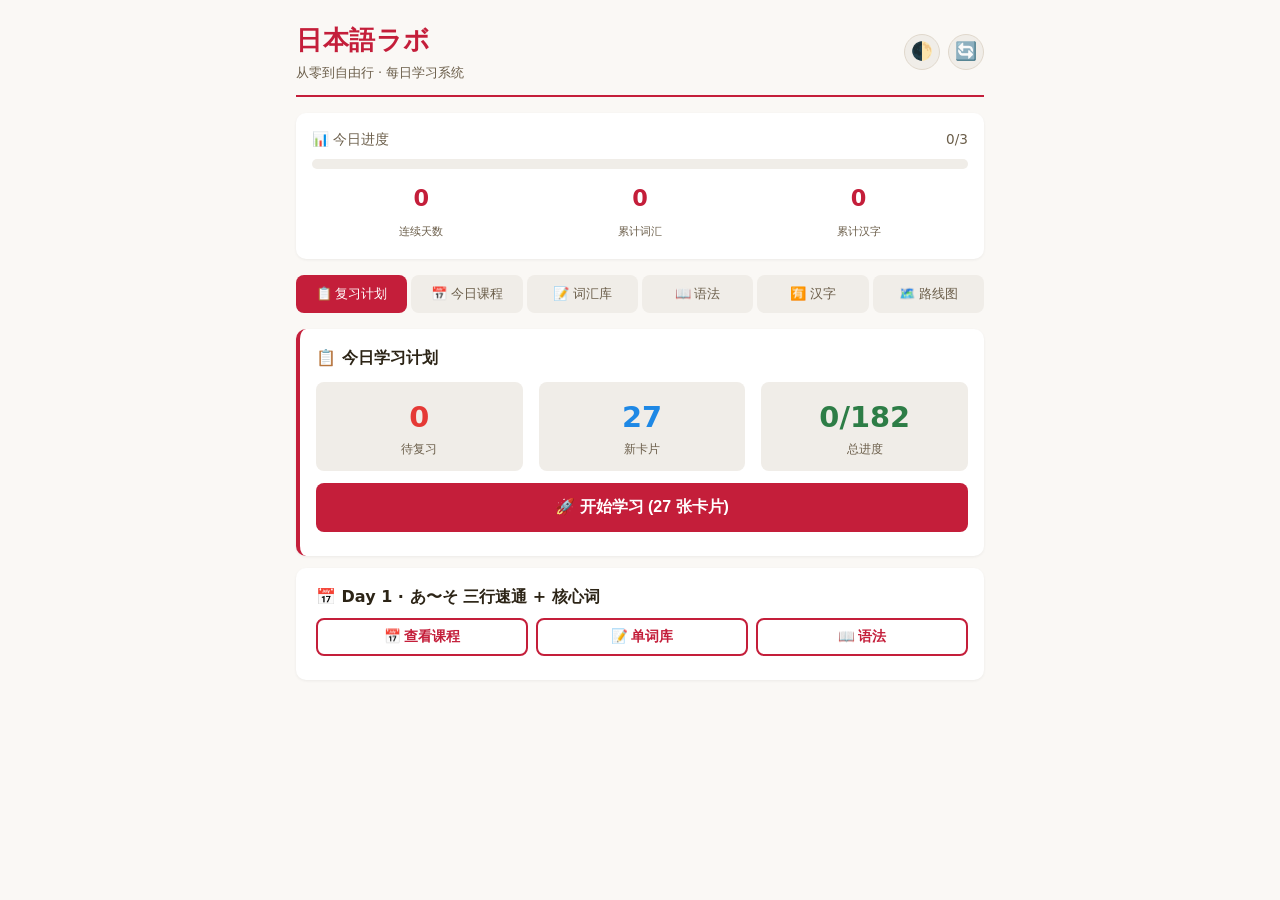
<file: index.html>
<!DOCTYPE html>
<html lang="zh-CN">
<head>
<meta charset="UTF-8">
<meta name="viewport" content="width=device-width, initial-scale=1.0, user-scalable=yes">
<title>日本語ラボ - 日语学习平台</title>
<link rel="stylesheet" href="style.css">
<link rel="icon" href="data:image/svg+xml,<svg xmlns='http://www.w3.org/2000/svg' viewBox='0 0 100 100'><text y='.9em' font-size='90'>🇯🇵</text></svg>">
</head>
<body>
<div id="app">

<!-- HEADER -->
<header>
  <div class="header-inner">
    <h1>日本語ラボ</h1>
    <span class="subtitle">从零到自由行 · 每日学习系统</span>
  </div>
  <div class="header-actions">
    <button id="themeToggle" title="切换主题">🌓</button>
    <button id="resetBtn" title="重置进度">🔄</button>
  </div>
</header>

<!-- PROGRESS BAR -->
<section class="progress-section">
  <div class="progress-header">
    <span>📊 今日进度</span>
    <span id="progressText">0/5 完成</span>
  </div>
  <div class="progress-bar"><div class="progress-fill" id="progressFill"></div></div>
  <div class="stats-row">
    <div class="stat"><span class="stat-num" id="statStreak">0</span><span class="stat-label">连续天数</span></div>
    <div class="stat"><span class="stat-num" id="statWords">0</span><span class="stat-label">累计词汇</span></div>
    <div class="stat"><span class="stat-num" id="statKanji">0</span><span class="stat-label">累计汉字</span></div>
  </div>
</section>

<!-- TAB NAV -->
<nav class="tabs" id="tabNav">
  <button class="tab active" data-tab="plan">📋 复习计划</button>
  <button class="tab" data-tab="today">📅 今日课程</button>
  <button class="tab" data-tab="vocab">📝 词汇库</button>
  <button class="tab" data-tab="grammar">📖 语法</button>
  <button class="tab" data-tab="kanji">🈶 汉字</button>
  <button class="tab" data-tab="roadmap">🗺️ 路线图</button>
</nav>

<!-- TAB CONTENT -->
<main id="tabContent"></main>

<!-- FLASHCARD MODAL -->
<div class="modal" id="flashcardModal">
  <div class="modal-backdrop"></div>
  <div class="modal-card" id="flashcard">
    <div class="card-inner">
      <div class="card-front" id="cardFront"></div>
      <div class="card-back" id="cardBack"></div>
    </div>
  </div>
  <div class="card-hint" id="cardHint">🖱 点击翻卡 | 按键 1-4 评分 | Esc 关闭</div>
  <div class="card-actions" id="cardActions">
    <button class="btn-again" data-grade="1">😰 再来</button>
    <button class="btn-hard" data-grade="2">🤔 困难</button>
    <button class="btn-good" data-grade="3">😊 良好</button>
    <button class="btn-easy" data-grade="4">🚀 简单</button>
  </div>
  <div class="card-progress" id="cardProgress"></div>
</div>

<!-- TOAST -->
<div class="toast" id="toast"></div>

</div>

<script src="data.js"></script>
<script src="app.js"></script>
</body>
</html>
</file>
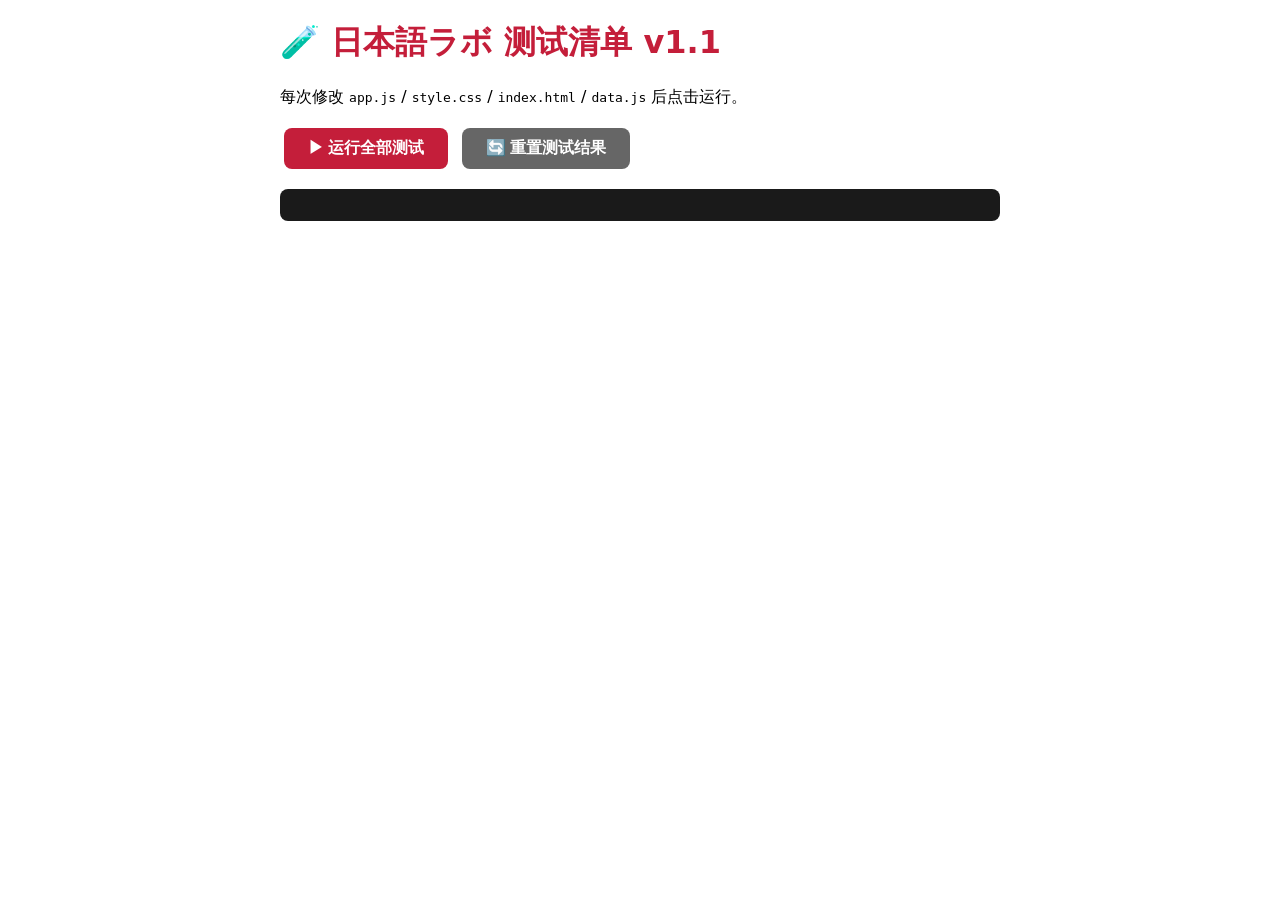
<file: test.html>
<!--
  日本語ラボ 自动化测试清单
  每次修改代码后，在浏览器中打开本页运行全部测试
  也可通过 browser_console 逐一验证
-->
<!DOCTYPE html>
<html lang="zh-CN">
<head>
<meta charset="UTF-8">
<title>测试清单 · 日本語ラボ</title>
<style>
body{font-family:system-ui,sans-serif;max-width:720px;margin:20px auto;padding:0 16px}
h1{color:#c41e3a}.pass{color:#2d7d46}.fail{color:#c62828}.pending{color:#999}
ul{list-style:none;padding:0}li{padding:8px;margin:4px 0;border-radius:6px;background:#f5f5f5}
.summary{font-size:1.2rem;font-weight:700;margin:16px 0}
.btn{padding:10px 24px;border:none;border-radius:8px;cursor:pointer;font-size:1rem;font-weight:600;margin:4px}
.btn-run{background:#c41e3a;color:#fff}.btn-reset{background:#666;color:#fff}
.log{background:#1a1a1a;color:#0f0;padding:16px;border-radius:8px;font-family:monospace;font-size:.85rem;white-space:pre-wrap;max-height:400px;overflow-y:auto}
</style>
</head>
<body>
<h1>🧪 日本語ラボ 测试清单 v1.1</h1>
<p>每次修改 <code>app.js</code> / <code>style.css</code> / <code>index.html</code> / <code>data.js</code> 后点击运行。</p>

<button class="btn btn-run" onclick="runAll()">▶ 运行全部测试</button>
<button class="btn btn-reset" onclick="resetTests()">🔄 重置测试结果</button>

<div class="summary" id="summary"></div>
<ul id="testList"></ul>
<div class="log" id="log"></div>

<script>
const TESTS = [
  // ─── 页面基础 (6) ───
  {id:'load', cat:'页面', desc:'页面成功加载 (#app 存在)', fn:()=>!!document.querySelector('#app')},
  {id:'tabs', cat:'页面', desc:'5个Tab按钮存在', fn:()=>document.querySelectorAll('.tab').length===5},
  {id:'progress', cat:'页面', desc:'进度条组件存在', fn:()=>!!document.querySelector('.progress-fill')},
  {id:'stats', cat:'页面', desc:'统计数字组件存在', fn:()=>!!document.querySelector('#statStreak')},
  {id:'toast', cat:'页面', desc:'Toast提示组件存在', fn:()=>!!document.querySelector('#toast')},
  {id:'themeBtn', cat:'页面', desc:'主题切换按钮存在', fn:()=>!!document.querySelector('#themeToggle')},

  // ─── 闪卡系统 (6) ───
  {id:'modal', cat:'闪卡', desc:'闪卡模态框DOM存在', fn:()=>!!document.querySelector('#flashcardModal')},
  {id:'cardInner', cat:'闪卡', desc:'.card-inner 3D翻转包装层存在', fn:()=>!!document.querySelector('.card-inner')},
  {id:'cardFront', cat:'闪卡', desc:'#cardFront 正面容器存在', fn:()=>!!document.querySelector('#cardFront')},
  {id:'cardBack', cat:'闪卡', desc:'#cardBack 背面容器存在', fn:()=>!!document.querySelector('#cardBack')},
  {id:'ratingBtns', cat:'闪卡', desc:'4个评分按钮存在 (1-4)', fn:()=>document.querySelectorAll('#cardActions button[data-grade]').length===4},
  {id:'cardProgress', cat:'闪卡', desc:'卡片进度显示存在', fn:()=>!!document.querySelector('#cardProgress')},

  // ─── 功能逻辑 (8) ───
  {id:'todayRender', cat:'功能', desc:'今日任务页渲染Day标题', fn:()=>{const h=document.querySelector('#tabContent .lesson-card h3');return h&&/Day \d/.test(h.textContent)}},
  {id:'vocabCount', cat:'功能', desc:'词汇区显示正确数量', fn:()=>{const h=document.querySelector('#tabContent .badge-vocab');return h&&/词/.test(h.parentElement.textContent)}},
  {id:'grammarSection', cat:'功能', desc:'语法区存在且有内容', fn:()=>{const h=document.querySelector('#tabContent .badge-grammar');return !!h}},
  {id:'reviewBtn', cat:'功能', desc:'闪卡复习按钮可点击', fn:()=>{const b=document.querySelector('#tabContent .btn-review');return b&&b.tagName==='BUTTON'}},
  {id:'markDoneBtn', cat:'功能', desc:'标记完成按钮存在', fn:()=>{const b=document.querySelector('#tabContent .btn-done');return !!b||!!document.querySelector('#tabContent .btn-outline')}},
  {id:'darkMode', cat:'功能', desc:'暗色模式切换可用', fn:()=>{const was=document.documentElement.classList.contains('dark');document.querySelector('#themeToggle').click();const now=document.documentElement.classList.contains('dark');document.querySelector('#themeToggle').click();return was!==now}},
  {id:'localStorage', cat:'功能', desc:'localStorage 可读写', fn:()=>{try{localStorage.setItem('_test','1');const v=localStorage.getItem('_test');localStorage.removeItem('_test');return v==='1'}catch(e){return false}}},
  {id:'tabSwitch', cat:'功能', desc:'Tab切换可用 (今日→单词卡→今日)', fn:()=>{const t0=document.querySelector('.tab.active');const all=document.querySelectorAll('.tab');if(all.length<2)return false;all[1].click();const t1=document.querySelector('.tab.active');all[0].click();return t0!==t1}},
];

// ─── 闪卡交互测试 (需要在modal打开时运行) ───
const MODAL_TESTS = [
  {id:'modalOpen', desc:'点击闪卡复习→模态框打开', fn:()=>{
    const btn=document.querySelector('.btn-review'); if(!btn)return false;
    btn.click(); return document.querySelector('#flashcardModal').classList.contains('active');
  }},
  {id:'cardContent', desc:'卡片显示词汇内容', fn:()=>{
    const f=document.querySelector('#cardFront'); return f&&f.textContent.trim().length>0;
  }},
  {id:'cardFlip', desc:'卡片翻转 (toggle flipped)', fn:()=>{
    const card=document.querySelector('#flashcard');
    const was=card.classList.contains('flipped');
    card.click(); const now=card.classList.contains('flipped');
    card.click(); // flip back
    return was!==now;
  }},
  {id:'ratingAdvance', desc:'评分后推进到下一张', fn:()=>{
    const prog=document.querySelector('#cardProgress').textContent;
    document.querySelector('#cardActions button[data-grade="3"]').click();
    return new Promise(r=>setTimeout(()=>{
      const prog2=document.querySelector('#cardProgress').textContent;
      r(prog!==prog2);
    },300));
  }},
  {id:'ratingClose', desc:'评完所有卡片后模态关闭', fn:()=>{
    return new Promise(r=>{
      const loop=()=>{const b=document.querySelector('#cardActions button[data-grade="3"]');if(b){b.click();setTimeout(loop,100)}else{r(!document.querySelector('#flashcardModal').classList.contains('active'))}};
      loop();
    });
  }},
];

// 运行全部
async function runAll() {
  const log = document.getElementById('log');
  const list = document.getElementById('testList');
  log.textContent = '';
  list.innerHTML = '';

  let passed = 0, failed = 0;
  const logLine = (msg) => { log.textContent += msg + '\n'; log.scrollTop = log.scrollHeight; };

  // 重置到今日任务Tab
  document.querySelector('.tab')?.click();

  logLine('══════════════════════');
  logLine('  日本語ラボ 测试运行');
  logLine('══════════════════════\n');

  // 基础测试
  for (const t of TESTS) {
    let ok = false;
    try {
      const r = t.fn();
      ok = r === true || r;
    } catch(e) { logLine(`  ⚠ ${t.id}: ${e.message}`); }
    const cls = ok ? 'pass' : 'fail';
    const icon = ok ? '✅' : '❌';
    logLine(`  ${icon} [${t.cat}] ${t.desc}`);
    list.innerHTML += `<li class="${cls}">${icon} ${t.desc} <small>(${t.id})</small></li>`;
    if (ok) passed++; else failed++;
  }

  // 闪卡交互测试
  logLine('\n── 闪卡交互测试 ──');
  try {
    for (const t of MODAL_TESTS) {
      let ok = false;
      try {
        const r = t.fn();
        ok = r instanceof Promise ? await r : r;
      } catch(e) { logLine(`  ⚠ ${t.id}: ${e.message}`); }
      const icon = ok ? '✅' : '❌';
      logLine(`  ${icon} ${t.desc}`);
      list.innerHTML += `<li class="${ok?'pass':'fail'}">${icon} ${t.desc} <small>(${t.id})</small></li>`;
      if (ok) passed++; else failed++;
    }
    // 确保modal关闭
    document.querySelector('#flashcardModal')?.classList.remove('active');
  } catch(e) {
    logLine(`  ⚠ 闪卡测试异常: ${e.message}`);
    failed++;
  }

  const total = passed + failed;
  logLine(`\n══════════════════════`);
  logLine(`  结果: ${passed}/${total} 通过`);
  if (failed > 0) logLine(`  ${failed} 项失败，请修复后重试`);
  logLine(`══════════════════════`);

  document.getElementById('summary').innerHTML = 
    `${passed}/${total} 通过 ` + (failed===0 ? '<span class="pass">🎉 全部通过！</span>' : `<span class="fail">⚠ ${failed} 失败</span>`);
}

function resetTests() {
  document.getElementById('summary').textContent = '';
  document.getElementById('testList').innerHTML = '';
  document.getElementById('log').textContent = '';
}
</script>
</body>
</html>
</file>
<file: style.css>
/* === RESET & BASE === */
*,*::before,*::after{box-sizing:border-box;margin:0;padding:0}
:root{
  --bg:#faf8f5;--bg2:#f0ede8;--card:#fff;--text:#2c2416;--text2:#6b5e4a;
  --accent:#c41e3a;--accent2:#b81830;--green:#2d7d46;--border:#e0d8cc;
  --shadow:0 1px 3px rgba(0,0,0,.06);--radius:10px;--font:system-ui,-apple-system,sans-serif;
}
.dark{
  --bg:#1a1814;--bg2:#25221c;--card:#2d2a22;--text:#e8e0d0;--text2:#a09888;
  --accent:#ff4d5a;--accent2:#e04450;--green:#4caf6e;--border:#3d382e;
  --shadow:0 1px 3px rgba(0,0,0,.3);
}
body{font-family:var(--font);background:var(--bg);color:var(--text);line-height:1.6;min-height:100vh}
#app{max-width:720px;margin:0 auto;padding:0 16px 80px}

/* === HEADER === */
header{
  display:flex;justify-content:space-between;align-items:center;
  padding:20px 0 12px;border-bottom:2px solid var(--accent);margin-bottom:16px
}
.header-inner h1{font-size:1.6rem;letter-spacing:.02em;color:var(--accent)}
.subtitle{font-size:.8rem;color:var(--text2);display:block;margin-top:2px}
.header-actions{display:flex;gap:8px}
.header-actions button{
  background:var(--bg2);border:1px solid var(--border);color:var(--text);
  width:36px;height:36px;border-radius:50%;cursor:pointer;font-size:1.1rem;
  display:flex;align-items:center;justify-content:center;transition:.15s
}
.header-actions button:hover{background:var(--border)}

/* === PROGRESS === */
.progress-section{background:var(--card);border-radius:var(--radius);padding:16px;box-shadow:var(--shadow);margin-bottom:16px}
.progress-header{display:flex;justify-content:space-between;font-size:.85rem;margin-bottom:8px;color:var(--text2)}
.progress-bar{background:var(--bg2);height:10px;border-radius:5px;overflow:hidden;margin-bottom:12px}
.progress-fill{background:var(--green);height:100%;border-radius:5px;transition:width .4s ease;width:0%}
.stats-row{display:flex;justify-content:space-around;text-align:center}
.stat-num{font-size:1.4rem;font-weight:700;color:var(--accent);display:block}
.stat-label{font-size:.7rem;color:var(--text2)}

/* === TABS === */
.tabs{display:flex;gap:4px;margin-bottom:16px;overflow-x:auto;-webkit-overflow-scrolling:touch}
.tab{
  flex:1;min-width:fit-content;padding:10px 12px;border:none;background:var(--bg2);
  color:var(--text2);font-size:.82rem;border-radius:8px;cursor:pointer;
  white-space:nowrap;transition:.15s;font-weight:500
}
.tab.active{background:var(--accent);color:#fff}
.tab:hover:not(.active){background:var(--border)}

/* === LESSON CARDS === */
.lesson-card{
  background:var(--card);border-radius:var(--radius);padding:16px;
  box-shadow:var(--shadow);margin-bottom:12px;border-left:4px solid transparent;
  transition:.2s
}
.lesson-card.completed{border-left-color:var(--green);opacity:.75}
.lesson-card h3{font-size:1rem;margin-bottom:6px;display:flex;align-items:center;gap:8px}
.lesson-card .badge{
  font-size:.7rem;padding:2px 8px;border-radius:12px;font-weight:600
}
.badge-vocab{background:#e8f5e9;color:#2d7d46}.dark .badge-vocab{background:#1b3a1e;color:#4caf6e}
.badge-grammar{background:#e3f2fd;color:#1565c0}.dark .badge-grammar{background:#1a2d40;color:#64b5f6}
.badge-kanji{background:#fff3e0;color:#e65100}.dark .badge-kanji{background:#3d2000;color:#ff9800}
.badge-review{background:#fce4ec;color:#c62828}.dark .badge-review{background:#3d0010;color:#ef5350}

.lesson-card .content{margin:8px 0;font-size:.9rem}
.lesson-card .example{
  background:var(--bg2);padding:10px 14px;border-radius:8px;font-size:.88rem;
  margin:8px 0;border-left:3px solid var(--accent)
}
.lesson-card .jp{font-size:1.1rem;color:var(--accent);font-weight:600}
.lesson-card .jp ruby{font-size:.85rem}
.lesson-card .jp rt{font-size:.55rem;color:var(--text2)}

.lesson-card .actions{display:flex;gap:8px;margin-top:10px}
.btn{
  padding:8px 20px;border:none;border-radius:8px;cursor:pointer;
  font-size:.85rem;font-weight:600;transition:.15s
}
.btn-done{background:var(--green);color:#fff}
.btn-done:hover{opacity:.9}
.btn-review{background:var(--accent);color:#fff}
.btn-review:hover{background:var(--accent2)}
.btn-outline{background:transparent;border:2px solid var(--accent);color:var(--accent)}
.btn-outline:hover{background:var(--accent);color:#fff}

/* === FLASHCARD MODAL === */
.modal{display:none;position:fixed;inset:0;z-index:100}
.modal.active{display:flex;flex-direction:column;align-items:center;justify-content:center}
.modal-backdrop{position:absolute;inset:0;background:rgba(0,0,0,.6)}
.modal-card{
  position:relative;z-index:1;width:min(90vw,400px);height:260px;
  perspective:800px;cursor:pointer;margin-bottom:16px
}
.modal-card.flipped .card-inner{transform:rotateY(180deg)}
.modal-card{
  background:transparent;box-shadow:none;
  perspective:800px;cursor:pointer;
}
.card-inner{
  position:relative;width:100%;height:100%;transition:transform .5s;
  transform-style:preserve-3d
}
.card-front,.card-back{
  position:absolute;inset:0;backface-visibility:hidden;
  display:flex;flex-direction:column;align-items:center;justify-content:center;
  padding:24px;border-radius:var(--radius);background:var(--card);
  box-shadow:0 8px 30px rgba(0,0,0,.15);font-size:2rem;text-align:center;
  overflow:hidden
}
.card-back{transform:rotateY(180deg);font-size:1.3rem}
.card-jp{font-size:2.5rem;color:var(--accent);margin-bottom:8px}
.card-reading{font-size:1rem;color:var(--text2);margin-bottom:4px}
.card-meaning{font-size:1.4rem;color:var(--text);margin-top:8px}
.card-type{font-size:.8rem;color:var(--text2);margin-top:4px;opacity:.7}
.card-hint{
  position:relative;z-index:1;color:#fff;font-size:.8rem;
  text-align:center;opacity:.7
}
.card-actions{
  position:relative;z-index:1;display:flex;gap:8px;flex-wrap:wrap;justify-content:center
}
.card-actions button{
  padding:10px 18px;border:none;border-radius:8px;cursor:pointer;
  font-size:.85rem;font-weight:600;color:#fff;transition:.15s;min-width:70px
}
.btn-again{background:#e53935}.btn-again:hover{background:#c62828}
.btn-hard{background:#fb8c00}.btn-hard:hover{background:#ef6c00}
.btn-good{background:#43a047}.btn-good:hover{background:#2e7d32}
.btn-easy{background:#1e88e5}.btn-easy:hover{background:#1565c0}
.card-progress{position:relative;z-index:1;color:#fff;font-size:.8rem;margin-top:8px;text-align:center}

/* === GRAMMAR / KANJI CARDS === */
.grammar-card,.kanji-card{
  background:var(--card);border-radius:var(--radius);padding:16px;
  box-shadow:var(--shadow);margin-bottom:12px
}
.grammar-card .pattern{font-size:1.2rem;color:var(--accent);font-weight:700;margin-bottom:6px}
.grammar-card .desc{font-size:.9rem;color:var(--text);margin-bottom:8px}
.grammar-card .ex{background:var(--bg2);padding:8px 12px;border-radius:6px;font-size:.85rem}
.kanji-grid{display:grid;grid-template-columns:repeat(auto-fill,minmax(100px,1fr));gap:8px}
.kanji-cell{
  background:var(--card);border-radius:8px;padding:10px;text-align:center;
  box-shadow:var(--shadow);cursor:pointer;transition:.15s
}
.kanji-cell:hover{transform:translateY(-2px);box-shadow:0 4px 12px rgba(0,0,0,.1)}
.kanji-cell .kchar{font-size:2rem;color:var(--accent)}
.kanji-cell .kmeaning{font-size:.7rem;color:var(--text2);margin-top:4px}

/* === ROADMAP === */
.roadmap-phase{
  background:var(--card);border-radius:var(--radius);padding:16px;
  box-shadow:var(--shadow);margin-bottom:12px
}
.roadmap-phase h3{font-size:1rem;color:var(--accent);margin-bottom:8px}
.roadmap-phase .meta{font-size:.75rem;color:var(--text2);margin-bottom:8px}
.roadmap-phase ul{padding-left:20px;font-size:.85rem;color:var(--text)}
.roadmap-phase li{margin-bottom:4px}
.phase-current{border:2px solid var(--accent)}

/* === TOAST === */
.toast{
  position:fixed;bottom:24px;left:50%;transform:translateX(-50%) translateY(100px);
  background:var(--text);color:var(--bg);padding:12px 24px;border-radius:20px;
  font-size:.85rem;font-weight:600;z-index:200;transition:transform .3s ease;
  white-space:nowrap
}
.toast.show{transform:translateX(-50%) translateY(0)}

/* === RESPONSIVE === */
@media(max-width:480px){
  .tab{font-size:.75rem;padding:8px 10px}
  .card-jp{font-size:2rem}
  .modal-card{height:220px}
  .kanji-grid{grid-template-columns:repeat(3,1fr)}
}

/* === PRINT HIDDEN for no-js fallback === */
.no-js-msg{display:none}
</file>
